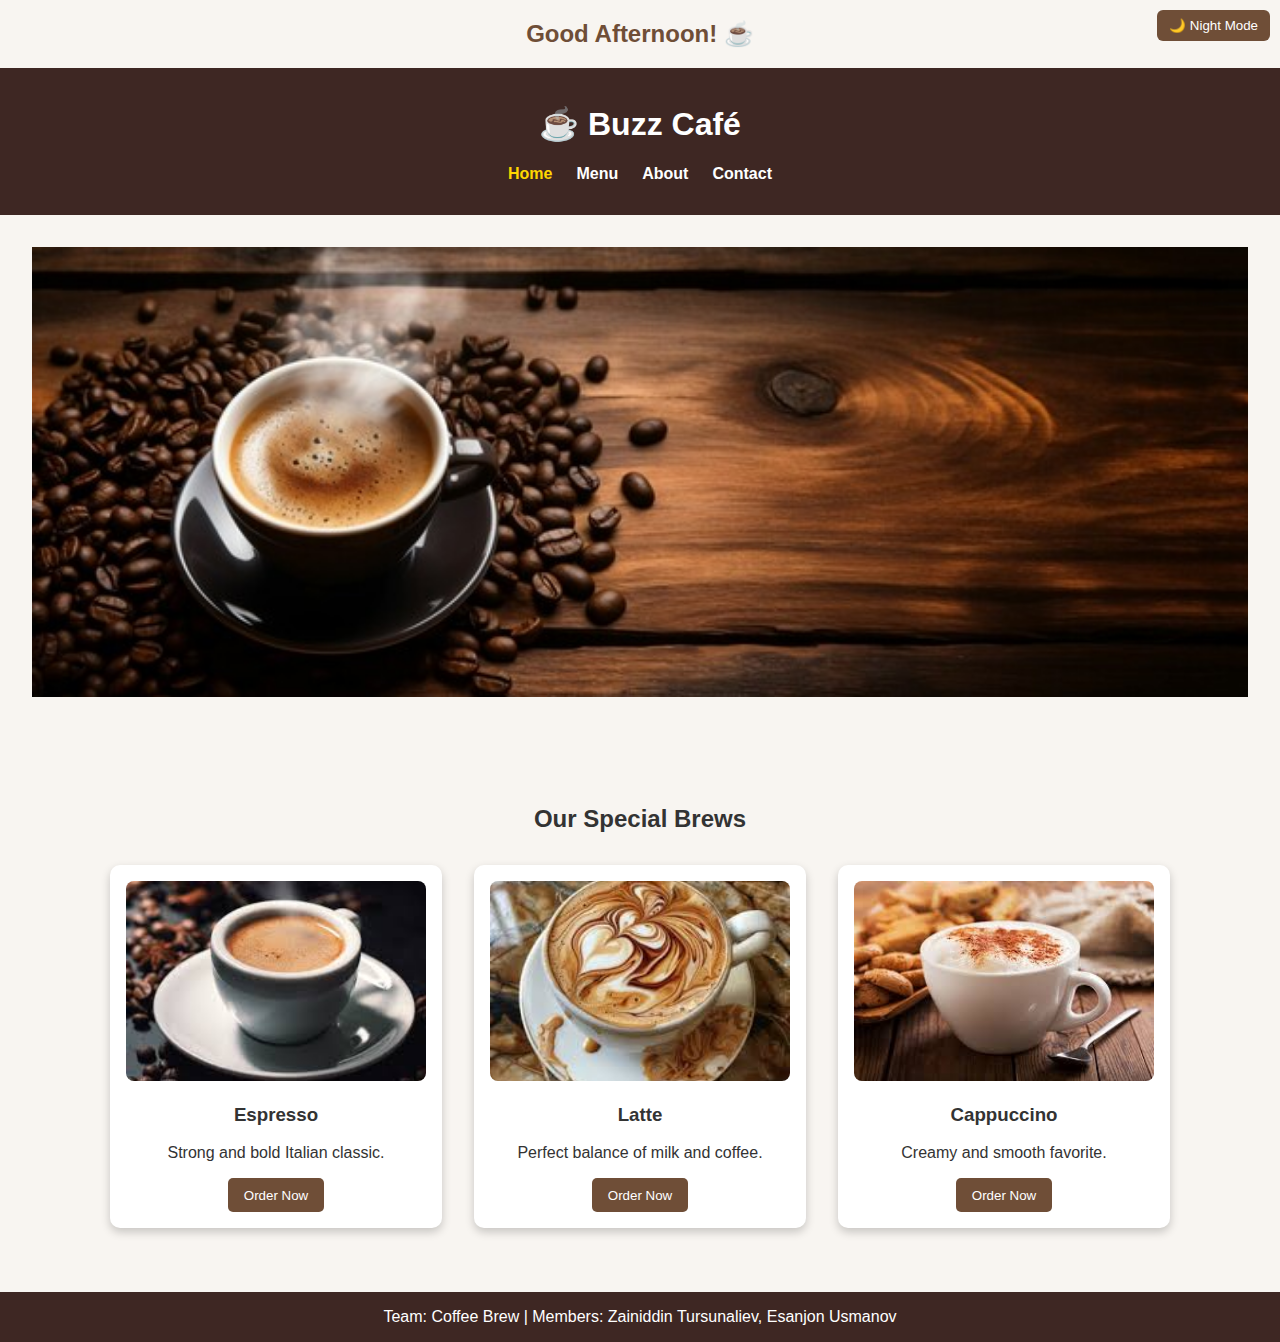
<file: index.html>
<!DOCTYPE html>
<html lang="en">
<head>
  <meta charset="UTF-8">
  <meta name="viewport" content="width=device-width, initial-scale=1.0">
  <title>☕ Buzz Café - Home</title>
  <link rel="stylesheet" href="style.css">
</head>
<body>
  <header>
    <h1>☕ Buzz Café</h1>
    <nav>
      <ul>
        <li><a href="index.html" class="active">Home</a></li>
        <li><a href="menu.html">Menu</a></li>
        <li><a href="about.html">About</a></li>
        <li><a href="contact.html">Contact</a></li>
      </ul>
    </nav>
  </header>

  <section id="carousel">
    <img id="carouselImg" src="images/22.jpg" alt="Coffee" />
  </section>

  <section class="cards">
    <h2>Our Special Brews</h2>
    <div class="card-container">
      <div class="card">
        <img src="images/espresso.jpeg" alt="Espresso">
        <h3>Espresso</h3>
        <p>Strong and bold Italian classic.</p>
        <button class="order-btn">Order Now</button>
      </div>
      <div class="card">
        <img src="images/lattes.jpeg" alt="Latte">
        <h3>Latte</h3>
        <p>Perfect balance of milk and coffee.</p>
        <button class="order-btn">Order Now</button>
      </div>
      <div class="card">
        <img src="images/capucino.jpeg" alt="Cappuccino">
        <h3>Cappuccino</h3>
        <p>Creamy and smooth favorite.</p>
        <button class="order-btn">Order Now</button>
      </div>
    </div>
  </section>

  <footer>
    Team: Coffee Brew | Members: Zainiddin Tursunaliev, Esanjon Usmanov
  </footer>

  <script src="script.js"></script>
</body>
</html>
</file>
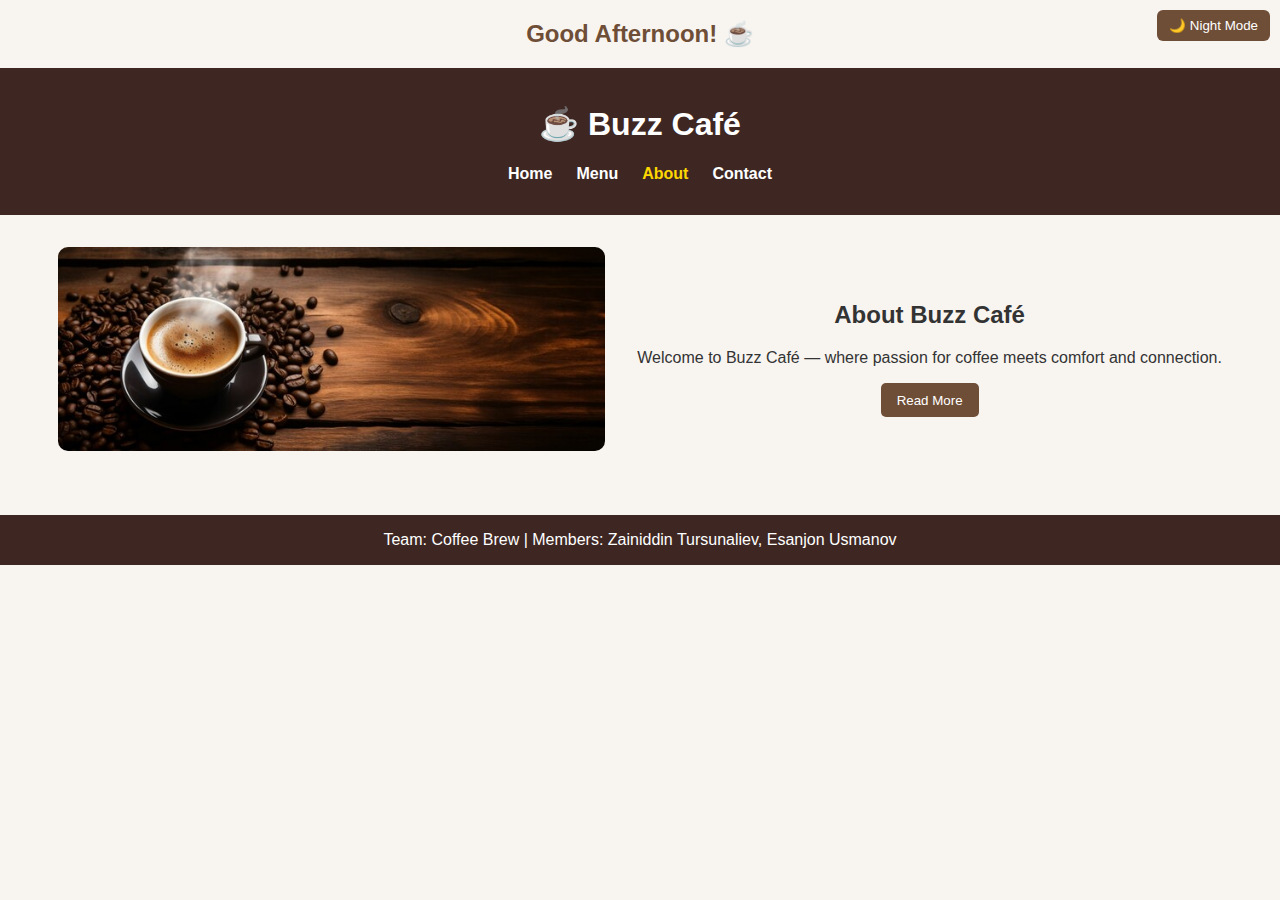
<file: about.html>
<!DOCTYPE html>
<html lang="en">
<head>
  <meta charset="UTF-8">
  <meta name="viewport" content="width=device-width, initial-scale=1.0">
  <title>Buzz Café - About</title>
  <link rel="stylesheet" href="style.css">
</head>
<body>
  <header>
    <h1>☕ Buzz Café</h1>
    <nav>
      <ul>
        <li><a href="index.html">Home</a></li>
        <li><a href="menu.html">Menu</a></li>
        <li><a href="about.html" class="active">About</a></li>
        <li><a href="contact.html">Contact</a></li>
      </ul>
    </nav>
  </header>

  <section class="about">
    <img src="images/22.jpg" alt="Cafe Interior">
    <div class="text">
      <h2>About Buzz Café</h2>
      <p>Welcome to Buzz Café — where passion for coffee meets comfort and connection.</p>
      <p id="extraText" style="display:none;">
        Every bean we brew is chosen carefully to ensure the richest flavors and best aroma.
        We aim to create not just coffee, but experiences that bring people together.
      </p>
      <button id="readMoreBtn">Read More</button>
    </div>
  </section>

  <footer>
    Team: Coffee Brew | Members: Zainiddin Tursunaliev, Esanjon Usmanov
  </footer>

  <script src="script.js"></script>
</body>
</html>
</file>
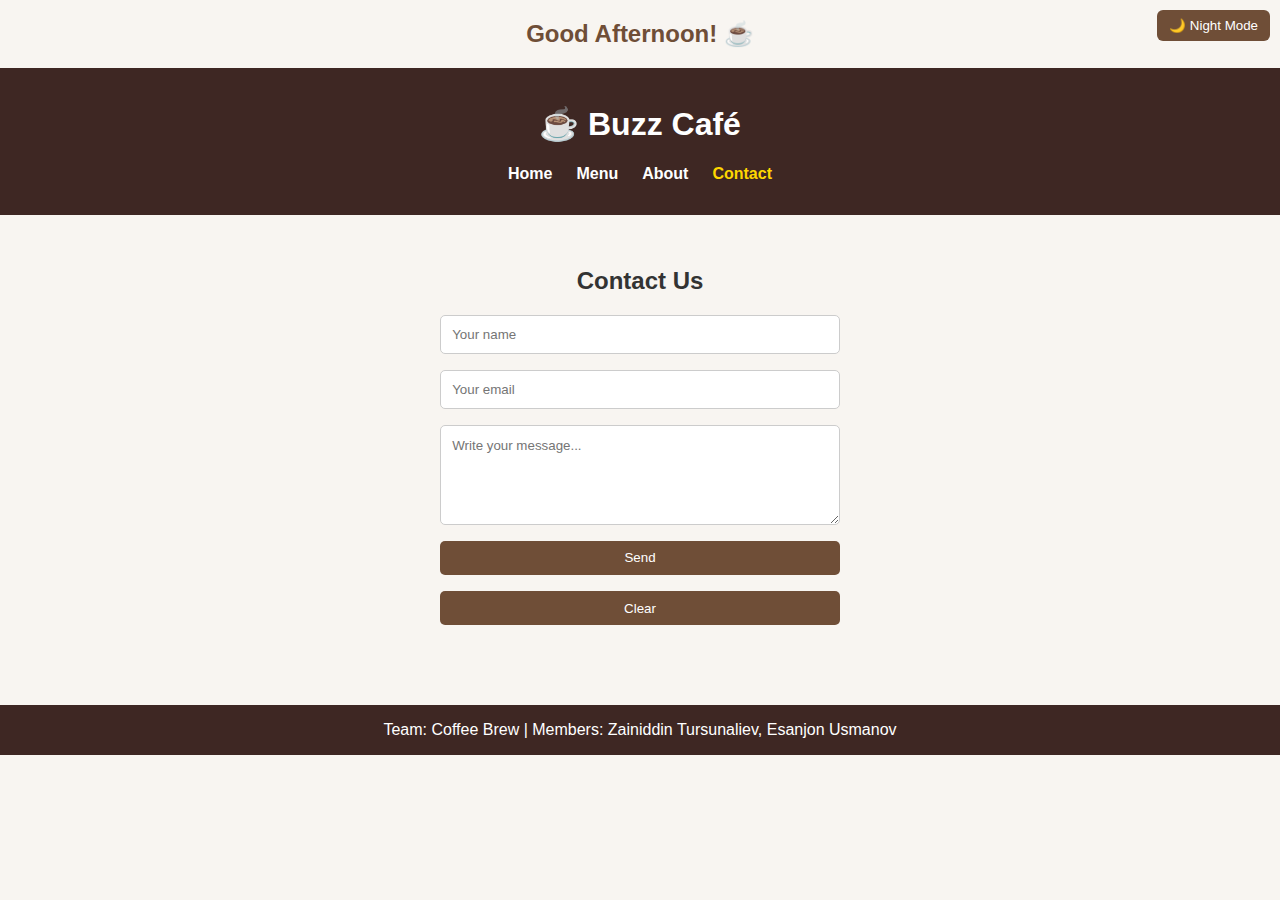
<file: contact.html>
<!DOCTYPE html>
<html lang="en">
<head>
  <meta charset="UTF-8">
  <meta name="viewport" content="width=device-width, initial-scale=1.0">
  <title>Buzz Café - Contact</title>
  <link rel="stylesheet" href="style.css">
</head>
<body>
  <header>
    <h1>☕ Buzz Café</h1>
    <nav>
      <ul>
        <li><a href="index.html">Home</a></li>
        <li><a href="menu.html">Menu</a></li>
        <li><a href="about.html">About</a></li>
        <li><a href="contact.html" class="active">Contact</a></li>
      </ul>
    </nav>
  </header>

  <section class="contact">
    <h2>Contact Us</h2>
    <form id="contactForm">
      <input type="text" id="name" placeholder="Your name" required>
      <input type="email" id="email" placeholder="Your email" required>
      <textarea id="message" rows="5" placeholder="Write your message..." required></textarea>
      <button type="submit">Send</button>
      <button type="reset">Clear</button>
    </form>
    <p id="successMessage"></p>
  </section>

  <footer>
    Team: Coffee Brew | Members: Zainiddin Tursunaliev, Esanjon Usmanov
  </footer>

  <script src="script.js"></script>
</body>
</html>
</file>
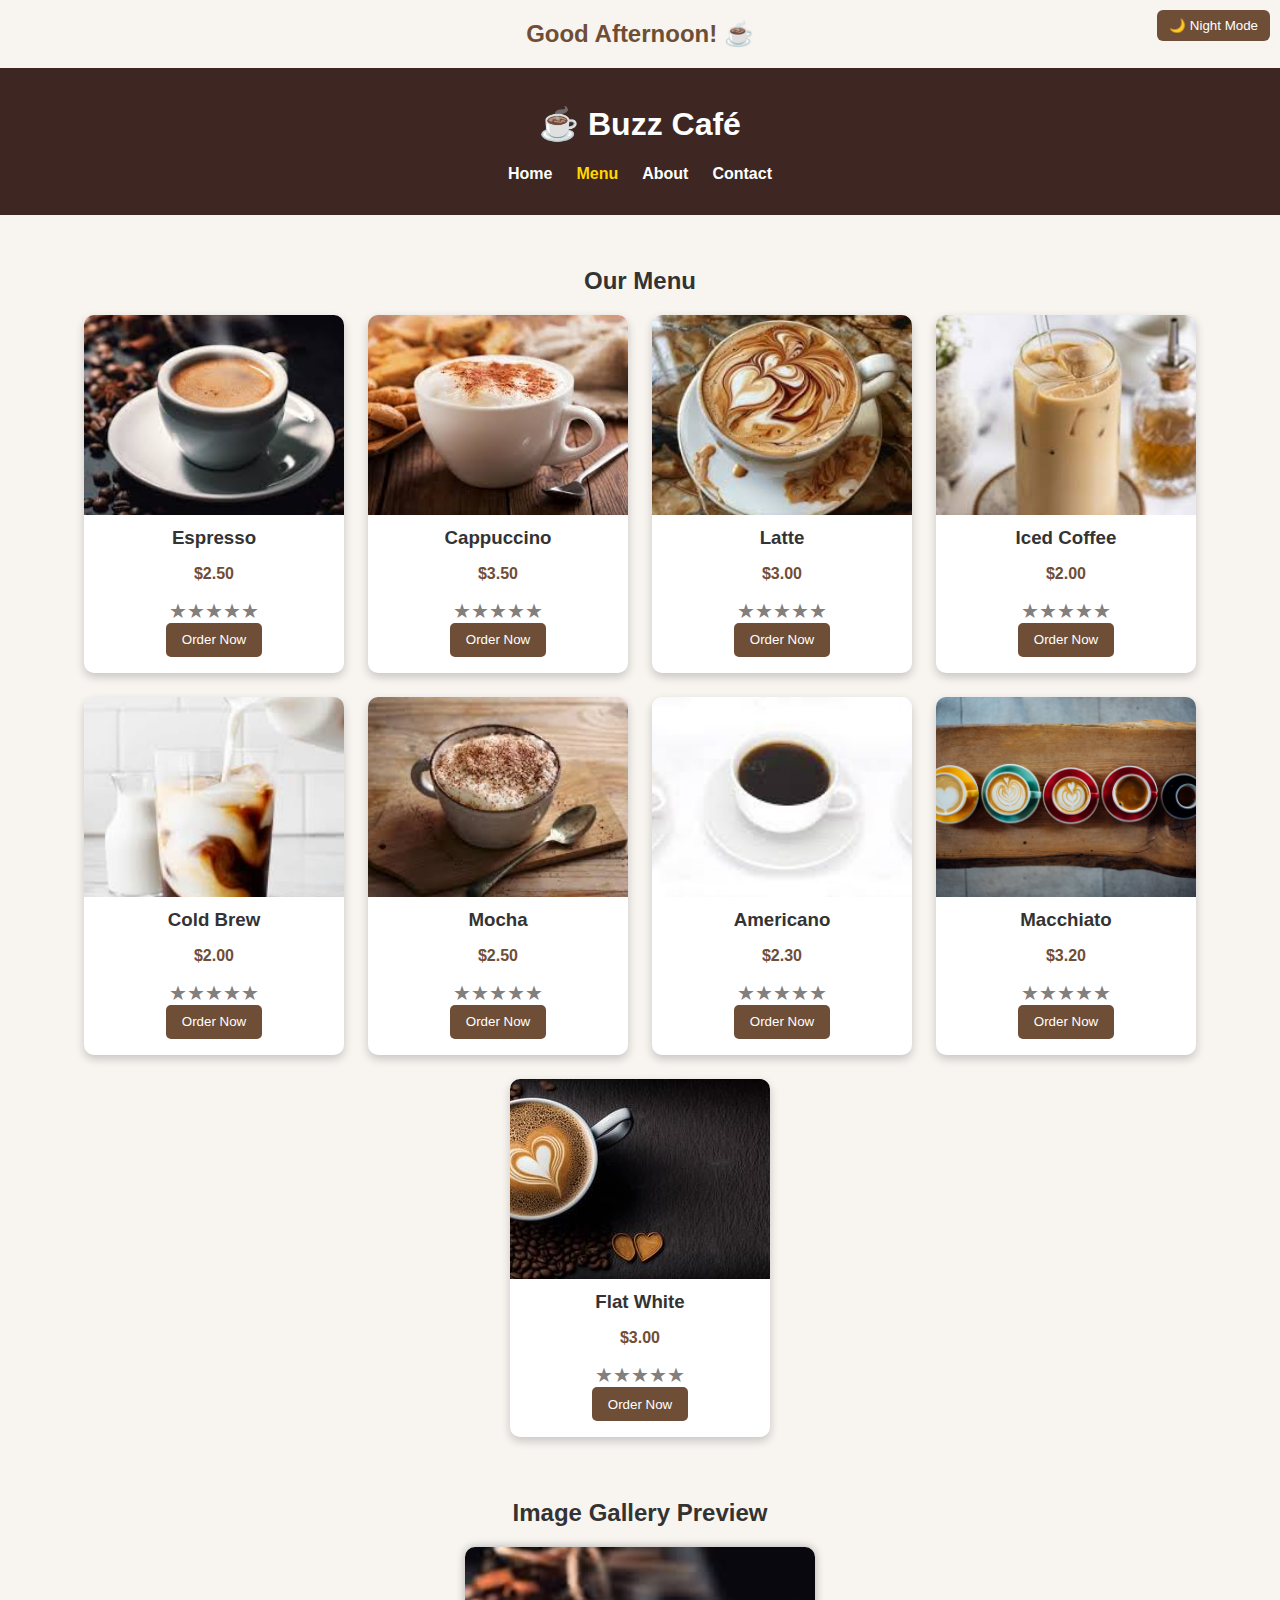
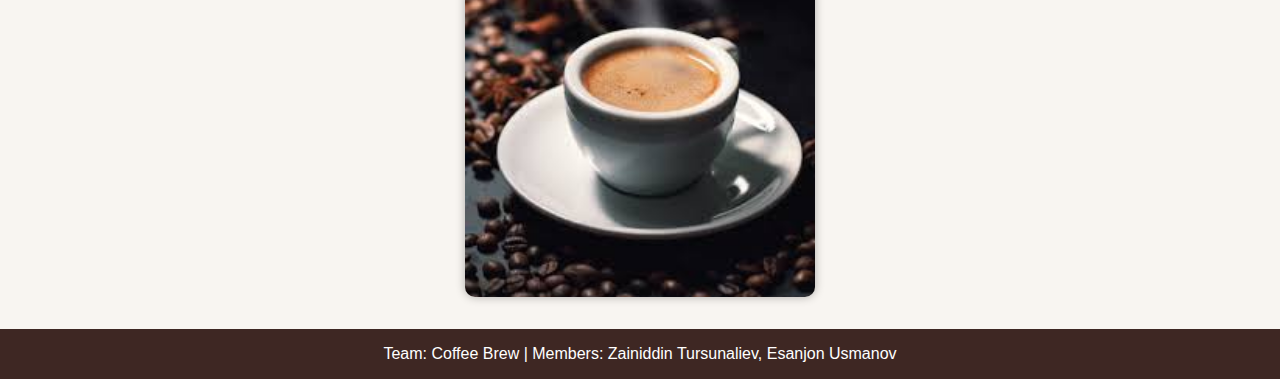
<file: menu.html>
<!DOCTYPE html>
<html lang="en">
<head>
  <meta charset="UTF-8">
  <meta name="viewport" content="width=device-width, initial-scale=1.0">
  <title>Buzz Café - Menu</title>
  <link rel="stylesheet" href="style.css">
</head>
<body>
  <header>
    <h1>☕ Buzz Café</h1>
    <nav>
      <ul>
        <li><a href="index.html">Home</a></li>
        <li><a href="menu.html" class="active">Menu</a></li>
        <li><a href="about.html">About</a></li>
        <li><a href="contact.html">Contact</a></li>
      </ul>
    </nav>
  </header>

  <section class="menu-section">
    <h2>Our Menu</h2>
    <div class="menu-grid" id="menu-grid">
      <!-- Menu cards will be loaded by JS -->
    </div>
  </section>

   <h2 style="text-align:center;margin-top:30px;">Image Gallery Preview</h2>
<img id="preview" src="images/espresso.jpeg" alt="Preview" style="width:350px; display:block; margin:20px auto; border-radius:10px; box-shadow:0 0 10px rgba(0,0,0,0.3); transition:transform 0.3s;">


  <footer>
    Team: Coffee Brew | Members: Zainiddin Tursunaliev, Esanjon Usmanov
  </footer>

 

  <script src="script.js"></script>
</body>
</html>
</file>
<file: style.css>
body {
  font-family: "Poppins", sans-serif;
  margin: 0;
  background: #f8f5f1;
  color: #333;
  transition: background 0.3s, color 0.3s;
}

/* Header */
header {
  background: #3e2723;
  color: white;
  text-align: center;
  padding: 1rem 0;
}

nav ul {
  list-style: none;
  padding: 0;
  display: flex;
  justify-content: center;
  gap: 1.5rem;
}

nav a {
  color: white;
  text-decoration: none;
  font-weight: bold;
  transition: color 0.3s;
}

nav a:hover,
nav a.active {
  color: gold;
}

/* Carousel */
#carouselImg {
  width: 100%;
  height: 450px;
  object-fit: cover;
  border-radius: 0;
  display: block;
  margin: 0 auto 1.5rem;
  transition: transform 1s ease-in-out, opacity 0.6s;
}

/* Sections */
section {
  padding: 2rem;
  text-align: center;
}

/* Home Cards */
.card-container {
  display: flex;
  justify-content: center;
  gap: 2rem;
  flex-wrap: wrap;
  margin-top: 2rem;
}

.card {
  background: white;
  border-radius: 10px;
  box-shadow: 0 4px 10px rgba(0, 0, 0, 0.2);
  width: 300px;
  padding: 1rem;
  transition: transform 0.3s ease;
}
.card:hover {
  transform: translateY(-6px);
}
.card img {
  width: 100%;
  height: 200px;
  border-radius: 8px;
  object-fit: cover;
}

/* Menu Grid */
.menu-grid {
  display: flex;
  flex-wrap: wrap;
  gap: 1.5rem;
  justify-content: center;
}

.menu-card {
  background: white;
  border-radius: 10px;
  box-shadow: 0 4px 10px rgba(0, 0, 0, 0.2);
  width: 260px;
  padding-bottom: 1rem;
  transition: transform 0.3s;
  overflow: hidden;
}
.menu-card:hover {
  transform: translateY(-6px);
}
.menu-card img {
  width: 100%;
  height: 200px;
  object-fit: cover;
}
.menu-card h3 {
  margin: 0.5rem 0 0.2rem;
}
.menu-card p {
  color: #6f4e37;
  font-weight: bold;
}

/* Buttons */
button, .order-btn {
  background: #6f4e37;
  color: white;
  border: none;
  padding: 0.6rem 1rem;
  border-radius: 5px;
  cursor: pointer;
  transition: background 0.3s;
}
button:hover {
  background: #5b3825;
}

/* About */
.about {
  display: flex;
  flex-wrap: wrap;
  align-items: center;
  gap: 2rem;
  justify-content: center;
}
.about img {
  width: 45%;
  border-radius: 10px;
}

/* Contact */
form {
  display: flex;
  flex-direction: column;
  gap: 1rem;
  max-width: 400px;
  margin: auto;
}
input, textarea {
  padding: 0.7rem;
  border: 1px solid #ccc;
  border-radius: 5px;
  font-family: inherit;
}

/* Footer */
footer {
  background: #3e2723;
  color: white;
  text-align: center;
  padding: 1rem;
  margin-top: 2rem;
}

/* Dark Theme */
.dark-theme {
  background: #1e1e1e;
  color: #eee;
}
.dark-theme header, .dark-theme footer {
  background: #000;
}
.dark-theme .menu-card,
.dark-theme .card {
  background: #2c2c2c;
  color: white;
}

/* Responsive */
@media (max-width: 768px) {
  .menu-card, .card {
    width: 90%;
  }
  .about img {
    width: 90%;
  }
}
</file>
